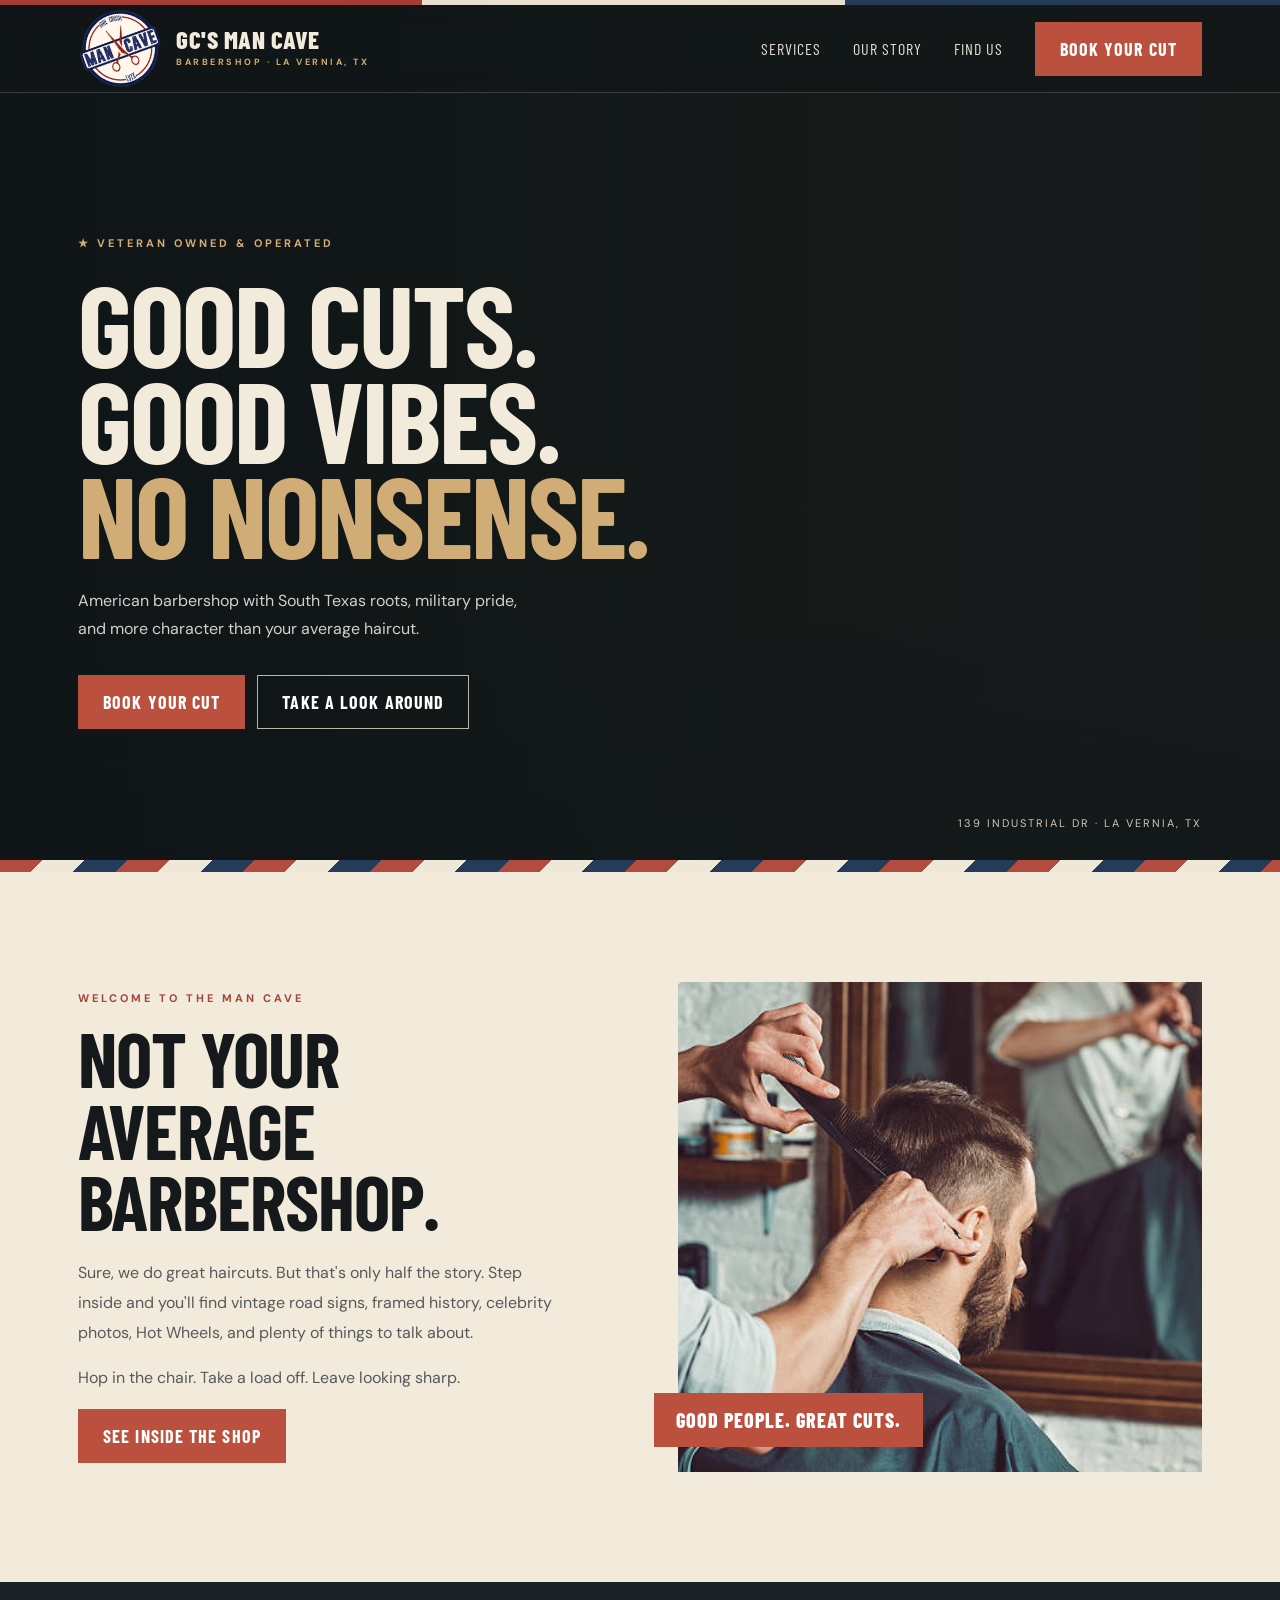
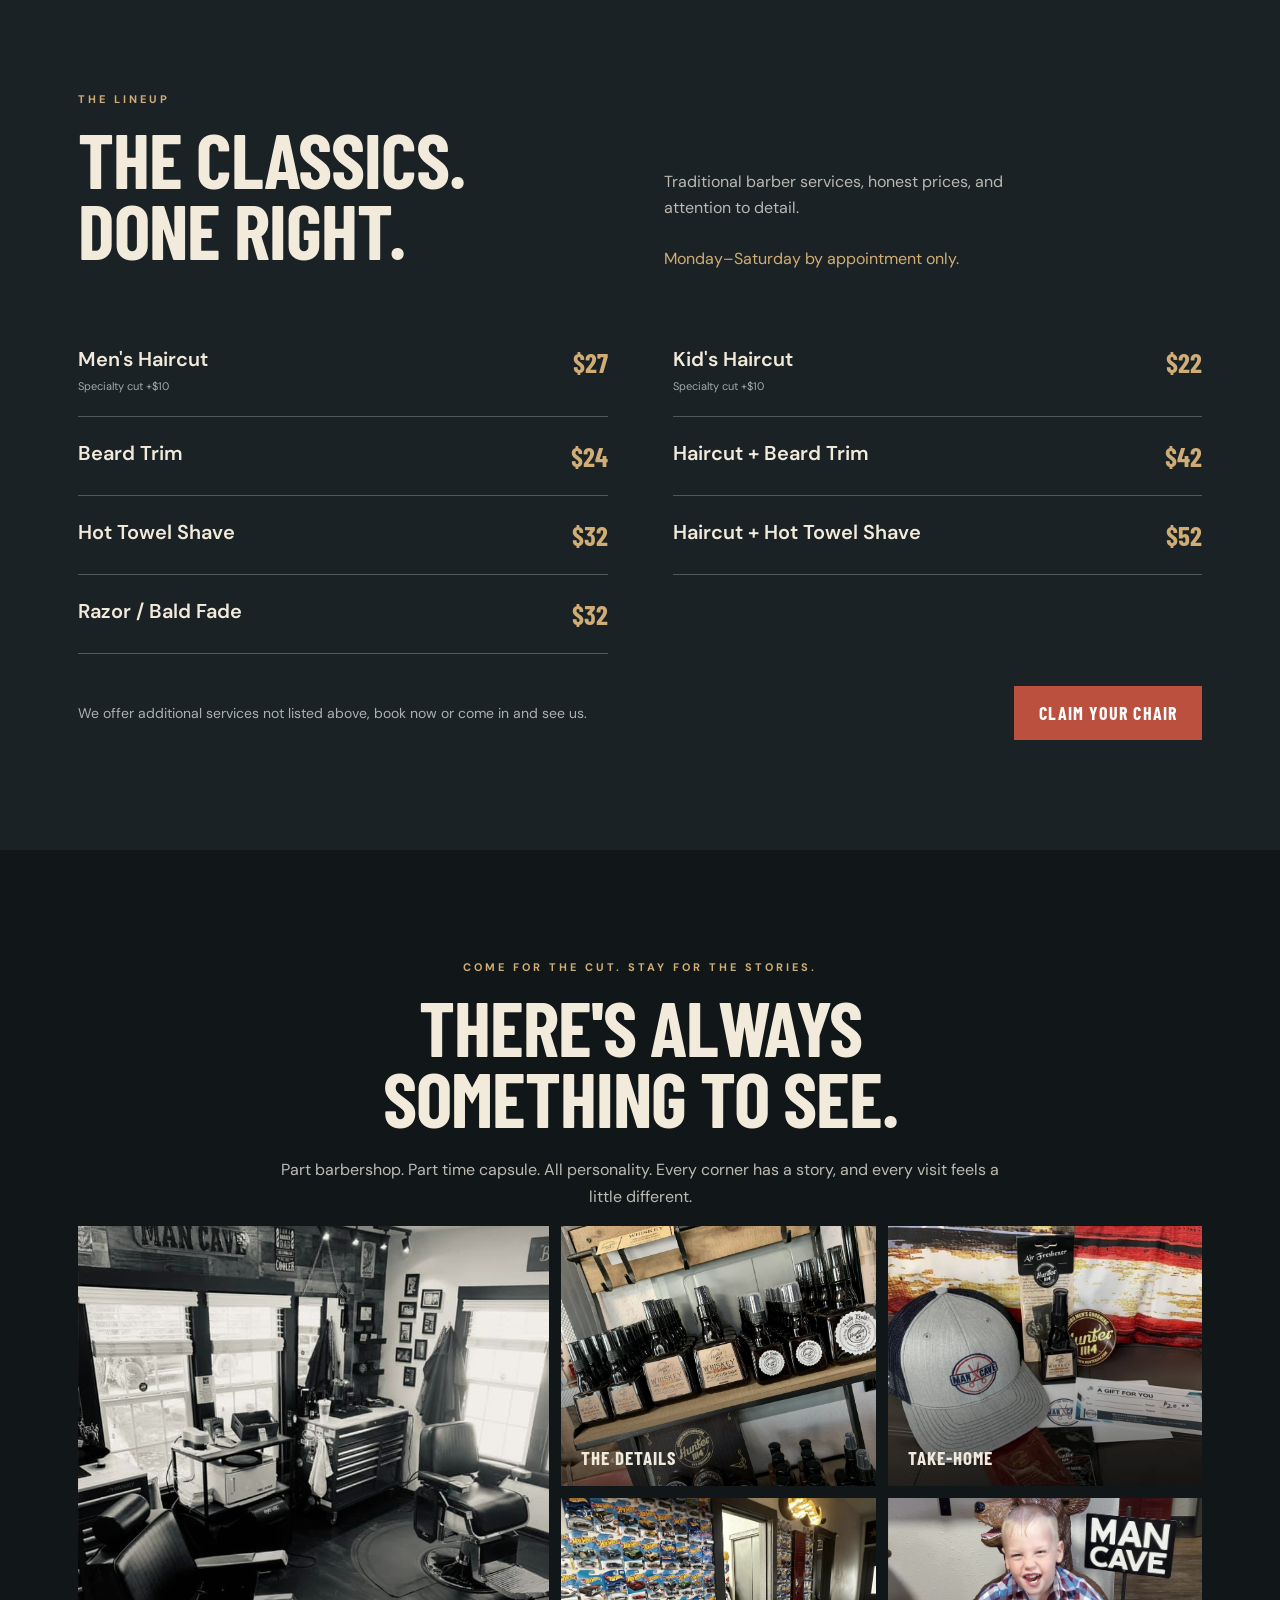
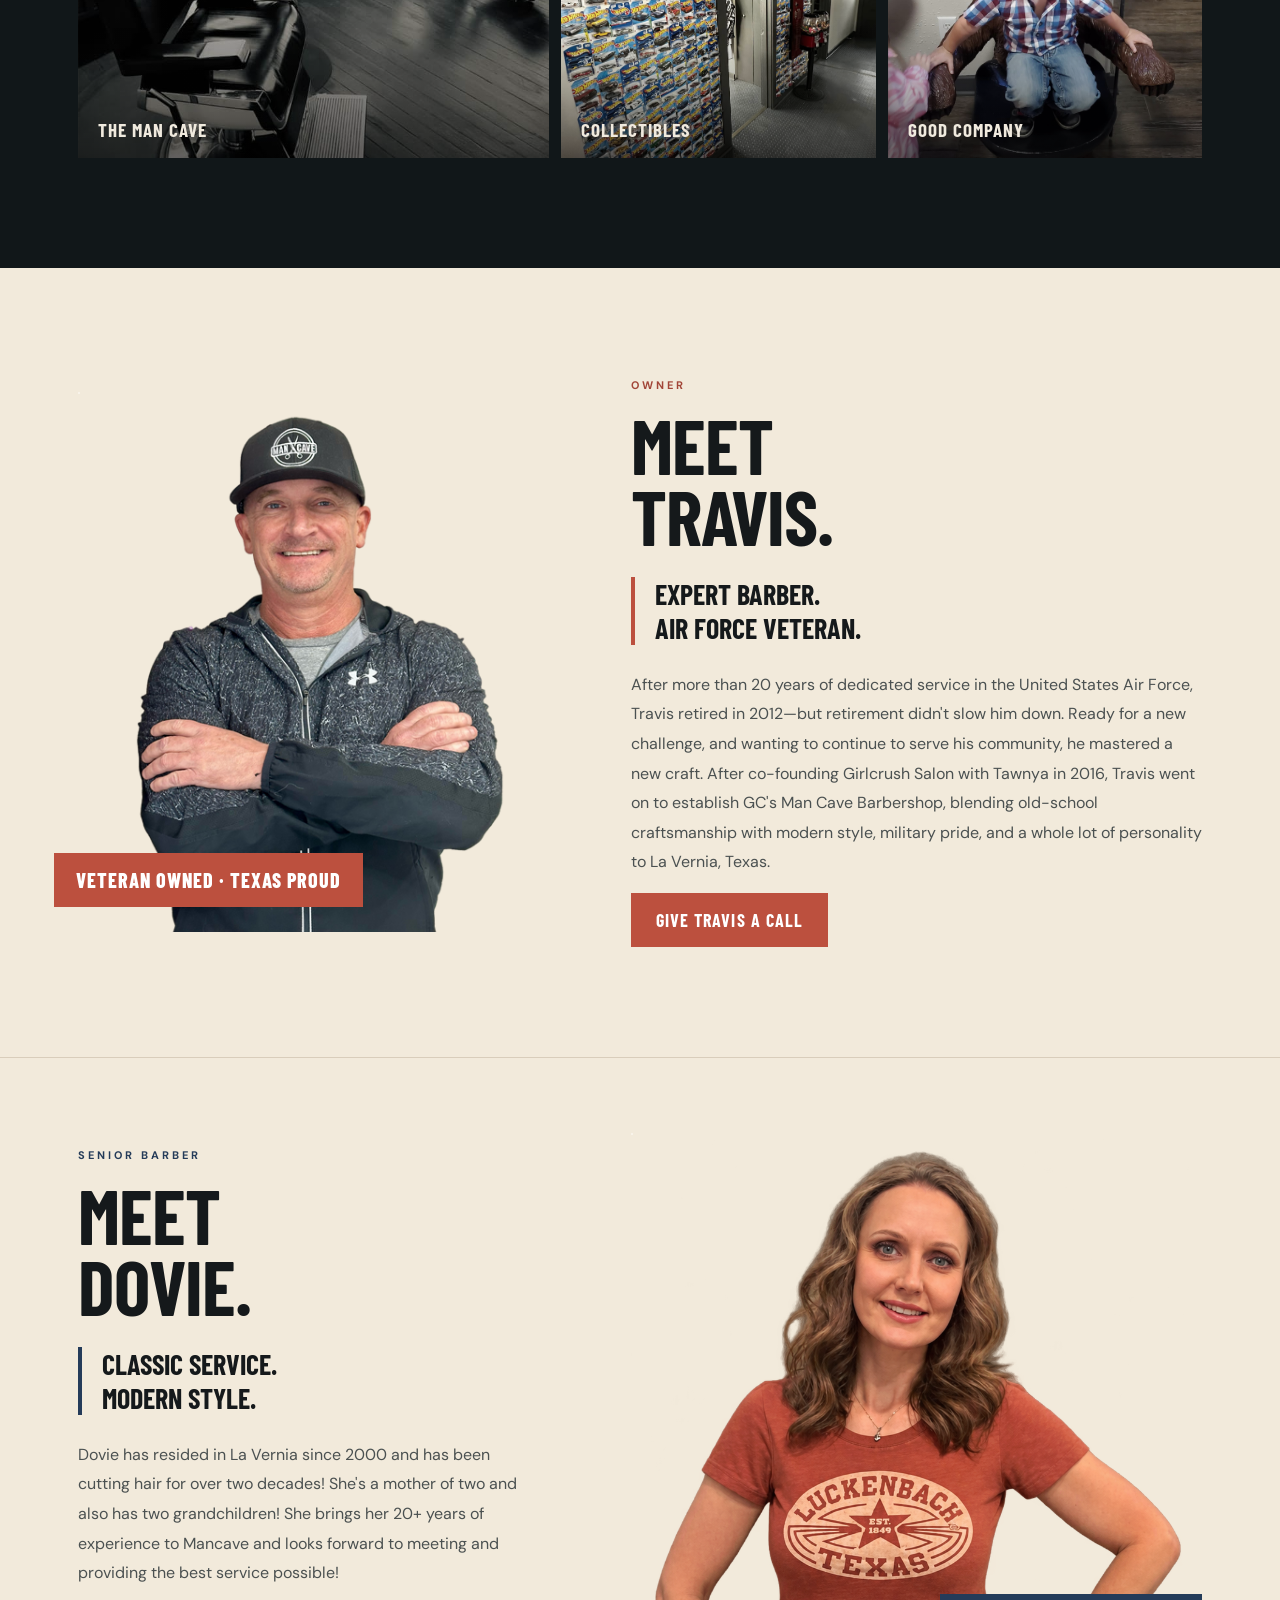
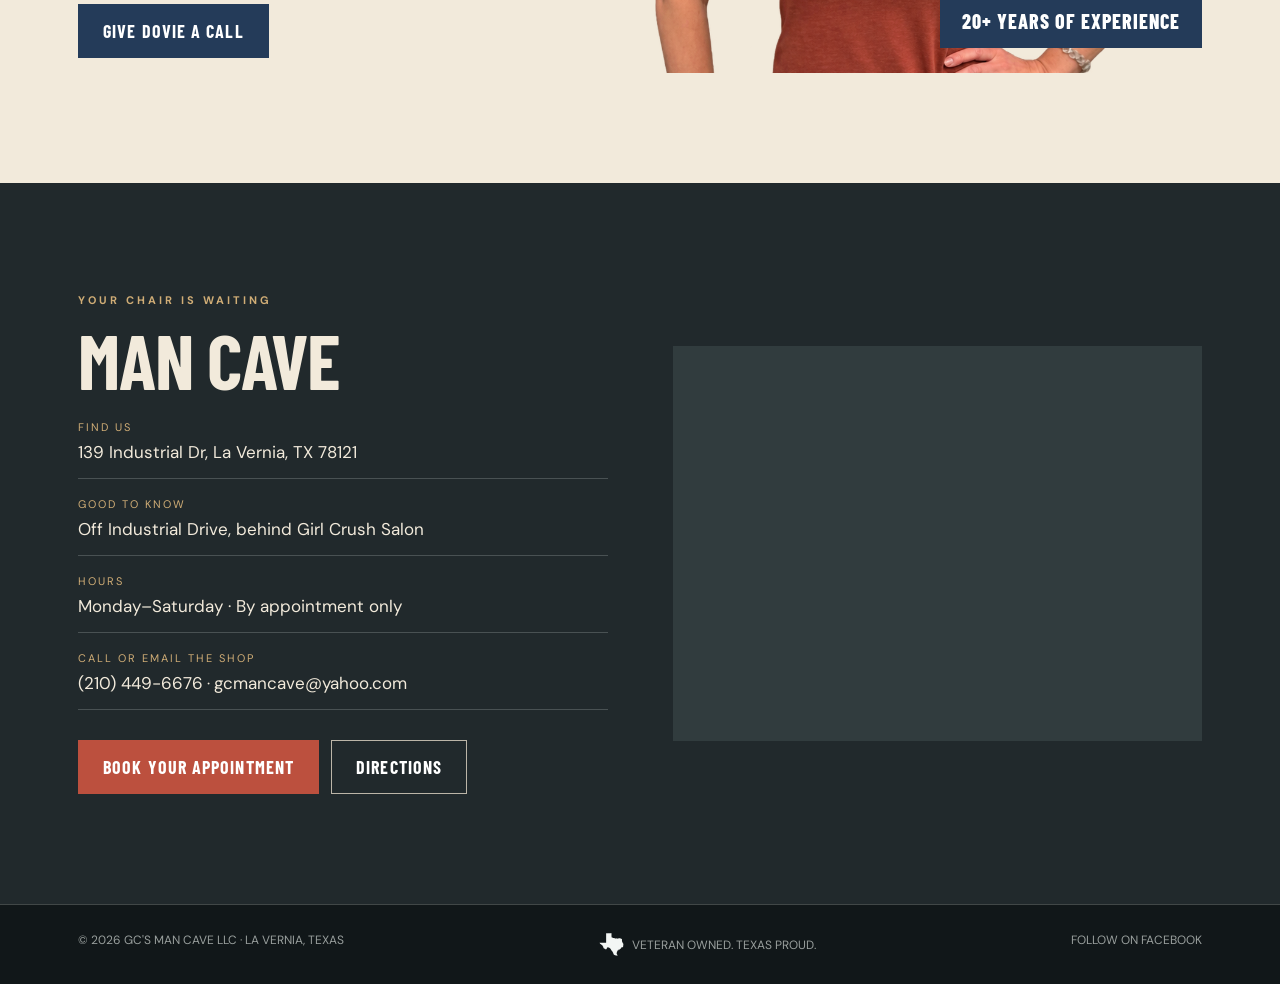
<file: index.html>
<!doctype html>
<html lang="en">

<head>
    <meta charset="utf-8">
    <meta name="viewport" content="width=device-width,initial-scale=1">
    <title>GC's Man Cave — Barbershop | La Vernia, TX</title>
    <meta name="description"
        content="Old-school cuts. One-of-a-kind character. Veteran-owned barbershop in La Vernia, Texas.">
    <link rel="preconnect" href="https://fonts.googleapis.com">
    <link rel="preconnect" href="https://fonts.gstatic.com" crossorigin>
    <link
        href="https://fonts.googleapis.com/css2?family=Barlow+Condensed:wght@500;600;700;800;900&family=DM+Sans:wght@400;500;600;700&display=swap"
        rel="stylesheet">
    <link rel="stylesheet" href="./style.css">
    <style>
        :root {
            --ink: #15191b;
            --coal: #202629;
            --cream: #f2eadb;
            --muted: #c3b7a5;
            --red: #bc503e;
            --gold: #d0ad76;
            --line: #3a4142
        }

        * {
            box-sizing: border-box
        }
    </style>
</head>

<body>
    <div class="topline"></div>
    <header>
        <div class="wrap nav"><a href="#top" class="brand">
                <img class="man-cave-logo" src='./assets/transparent-logo.png' alt='company logo' />
                <div>GC'S MAN CAVE<small>BARBERSHOP · LA VERNIA, TX</small></div>
            </a>
            <div class="navlinks">
                <!-- <a class="navlink" href="#experience">THE SHOP</a> -->
                <a class="navlink" href="#services">SERVICES</a>
                <a class="navlink" href="#about">OUR STORY</a>
                <a class="navlink" href="#contact">FIND US</a>
                <a class="btn" href="https://t-one-interior-design-llc.square.site/" target="_blank" rel="noopener">BOOK
                    YOUR CUT</a>
            </div>
            <button class="menu" aria-label="Toggle menu" aria-expanded="false">☰</button>
        </div>
        <div class="mobile-panel">
            <!-- <a href="#experience">THE SHOP</a> -->
            <a href="#services">SERVICES</a>
            <a href="#about">OUR STORY</a>
            <a href="#contact">FIND US</a>
            <a class="btn" href="https://t-one-interior-design-llc.square.site/" target="_blank" rel="noopener">BOOK
                YOUR CUT</a>
        </div>
    </header>
    <main id="top">
        <section class="hero">
            <div class="hero-content">
                <div class="wrap">
                    <div class="eyebrow">★ VETERAN OWNED & OPERATED</div>
                    <h1>GOOD CUTS.<br>GOOD VIBES.<br><span>NO NONSENSE.</span></h1>
                    <p class="lead">American barbershop with South Texas roots, military pride, and more character
                        than your average haircut.</p>
                    <div class="actions"><a class="btn" href="https://t-one-interior-design-llc.square.site/"
                            target="_blank" rel="noopener">BOOK YOUR CUT</a><a class="btn outline"
                            href="#experience">TAKE A LOOK AROUND</a></div>
                </div>
            </div>
            <div class="hero-bottom">
                <div class="wrap">
                    <!-- <div class="mini"><b>✦</b> 20+ YEARS OF AIR FORCE SERVICE</div> -->
                    <div class="mini"></div>
                    <div class="mini">139 INDUSTRIAL DR · LA VERNIA, TX</div>
                </div>
            </div>
        </section>
        <div class="stripe"></div>
        <section class="intro" id="experience">
            <div class="wrap intro-grid">
                <div>
                    <div class="eyebrow">WELCOME TO THE MAN CAVE</div>
                    <h2>NOT YOUR<br>AVERAGE<br>BARBERSHOP.</h2>
                    <p>Sure, we do great haircuts. But that's only half the story. Step inside and you'll find vintage
                        road signs, framed history, celebrity photos, Hot Wheels, and plenty of things to talk about.
                    </p>
                    <p>Hop in the chair. Take a load off. Leave looking sharp.</p><a class="btn" href="#gallery">SEE
                        INSIDE THE SHOP</a>
                </div>
                <div class="photo intro-photo">
                    <div class="photo-tag">GOOD PEOPLE. GREAT CUTS.</div>
                </div>
            </div>
        </section>
        <section class="services" id="services">
            <div class="wrap">
                <div class="section-head">
                    <div>
                        <div class="eyebrow">THE LINEUP</div>
                        <h2>THE CLASSICS.<br>DONE RIGHT.</h2>
                    </div>
                    <p>Traditional barber services, honest prices, and attention to detail.
                        <br><br>
                        <span class='gold-text'>Monday–Saturday by appointment only.</span>
                    </p>
                    </p>
                </div>
                <div class="service-grid">
                    <div class="service">
                        <div><strong>Men's Haircut</strong><small>Specialty cut +$10</small></div><span>$27</span>
                    </div>
                    <div class="service">
                        <div><strong>Kid's Haircut</strong><small>Specialty cut +$10</small></div><span>$22</span>
                    </div>
                    <div class="service"><strong>Beard Trim</strong><span>$24</span></div>
                    <div class="service"><strong>Haircut + Beard Trim</strong><span>$42</span></div>
                    <div class="service"><strong>Hot Towel Shave</strong><span>$32</span></div>
                    <div class="service"><strong>Haircut + Hot Towel Shave</strong><span>$52</span></div>
                    <!-- <div class="service"><strong>Nose & Ear Wax</strong><span>$12</span></div> -->
                    <div class="service"><strong>Razor / Bald Fade</strong><span>$32</span></div>
                </div>
                <div class="service-footer">
                    <p>We offer additional services not listed above, book now or come in and see us.</p><a class="btn"
                        href="https://t-one-interior-design-llc.square.site/" target="_blank" rel="noopener">CLAIM YOUR
                        CHAIR</a>
                </div>
            </div>
        </section>
        <section class="gallery" id="gallery">
            <div class="wrap">
                <div class="gallery-head">
                    <div class="eyebrow">COME FOR THE CUT. STAY FOR THE STORIES.</div>
                    <h2>THERE'S ALWAYS<br>SOMETHING TO SEE.</h2>
                    <p>Part barbershop. Part time capsule. All personality. Every corner has a story, and every visit
                        feels a little different.</p>
                </div>
                <!-- <div class='pictures'>
                    <img src='./assets/collage.jpg' alt='collage' />
                </div> -->
                <div class="gallery-grid">
                    <div class="gallery-img g1"><span>THE MAN CAVE</span></div>
                    <div class="gallery-img g2"><span>THE DETAILS</span></div>
                    <div class="gallery-img g3"><span>TAKE-HOME</span></div>
                    <div class="gallery-img g5"><span>COLLECTIBLES</span></div>
                    <div class="gallery-img g4"><span>GOOD COMPANY</span></div>
                </div>
                <!-- <div class="hotwheels">
                    <div><strong>GOT HOT WHEELS? BRING 'EM IN.</strong>
                        <p>Trade with us or pick up something for your favorite collector.</p>
                    </div><span class="arrow">↗</span>
                </div> -->
            </div>
        </section>
        <section class="about" id="about">
            <div class="wrap about-grid">
                <div class="photo about-photo">
                    <div class="photo-tag">VETERAN OWNED · TEXAS PROUD</div>
                </div>
                <div class="about-content">
                    <div class="eyebrow">OWNER</div>
                    <h2>MEET<br>TRAVIS.</h2>
                    <div class="about-quote">
                        EXPERT BARBER.<br>AIR FORCE VETERAN.
                    </div>
                    <div class="about-description">
                        <p>
                            After more than 20 years of dedicated service in the
                            United States Air Force, Travis retired in 2012—but
                            retirement didn't slow him down. Ready for a new
                            challenge, and wanting to continue to serve his
                            community, he mastered a new craft. After co-founding
                            Girlcrush Salon with Tawnya in 2016, Travis went on
                            to establish GC's Man Cave Barbershop, blending
                            old-school craftsmanship with modern style, military
                            pride, and a whole lot of personality to La Vernia,
                            Texas.
                        </p>
                        <a class="btn" href="tel:2104496676">
                            GIVE TRAVIS A CALL
                        </a>
                    </div>
                </div>
            </div>
        </section>
        <section class="about second-barber" id="second-barber">
            <div class="wrap about-grid">
                <div class="second-barber-copy">
                    <div class="eyebrow" style="color: #243b59">
                        SENIOR BARBER
                    </div>
                    <h2>MEET<br>DOVIE.</h2>
                    <div class="about-quote" style="border-left: 4px solid #243b59;">
                        CLASSIC SERVICE.<br>MODERN STYLE.
                    </div>
                    <div class="about-description">
                        <p>
                            Dovie has resided in La Vernia since 2000 and has
                            been cutting hair for over two decades! She's a
                            mother of two and also has two grandchildren!
                            She brings her 20+ years of experience to Mancave
                            and looks forward to meeting and providing the
                            best service possible!
                        </p>
                        <a class="btn" href="tel:3618779634" style="background-color:#243b59;border-color:#243b59;">
                            GIVE DOVIE A CALL
                        </a>
                    </div>
                </div>
                <div class="photo about-dovie">
                    <div class="photo-tag">20+ YEARS OF EXPERIENCE</div>
                </div>
            </div>
        </section>
        <section class="contact-section" id="contact">
            <div class="wrap contact-grid">
                <div>
                    <div class="eyebrow">YOUR CHAIR IS WAITING</div>
                    <h2>MAN CAVE</h2>
                    <div class="contact-details">
                        <div><small>FIND US</small><span>139 Industrial Dr, La Vernia, TX 78121</span></div>
                        <div><small>GOOD TO KNOW</small><span>Off Industrial Drive, behind Girl Crush Salon</span></div>
                        <div><small>HOURS</small><span>Monday–Saturday · By appointment only</span></div>
                        <div><small>CALL OR EMAIL THE SHOP</small><a href="tel:2104496676">(210) 449-6676</a> · <a
                                href="mailto:gcmancave@yahoo.com">gcmancave@yahoo.com</a></div>
                    </div>
                    <div class="actions"><a class="btn" href="https://t-one-interior-design-llc.square.site/"
                            target="_blank" rel="noopener">BOOK YOUR APPOINTMENT</a><a class="btn outline"
                            href="https://www.google.com/maps/search/?api=1&query=GC%27s+Man+Cave+Barbershop+La+Vernia+TX"
                            target="_blank" rel="noopener">DIRECTIONS</a></div>
                </div>
                <div class="map"><iframe title="GC's Man Cave Barbershop map" loading="lazy"
                        src="https://www.google.com/maps?q=GC%27s%20Man%20Cave%20Barbershop%20La%20Vernia%20TX&output=embed"></iframe>
                </div>
            </div>
        </section>
    </main>
    <footer>
        <div class="wrap">
            <span>© 2026 GC'S MAN CAVE LLC · LA VERNIA, TEXAS</span>
            <span class='center'><img class='texas-shape' src='./assets/tx.png'>VETERAN OWNED. TEXAS PROUD.</span>
            <a href="https://www.facebook.com/gcmancave" target="_blank" rel="noopener">FOLLOW ON FACEBOOK</a>
        </div>
    </footer>
    <script>const m = document.querySelector('.menu'), p = document.querySelector('.mobile-panel'); m.addEventListener('click', () => { const o = p.classList.toggle('open'); m.setAttribute('aria-expanded', o); m.textContent = o ? '✕' : '☰' }); p.querySelectorAll('a').forEach(a => a.addEventListener('click', () => { p.classList.remove('open'); m.textContent = '☰'; m.setAttribute('aria-expanded', 'false') }));</script>
</body>

</html>
</file>
<file: style.css>
html {
    scroll-behavior: smooth
}

body {
    margin: 0;
    background: var(--ink);
    color: var(--cream);
    font-family: 'DM Sans', sans-serif
}

a {
    color: inherit;
    text-decoration: none
}

button {
    font: inherit;
    cursor: pointer
}

.wrap {
    max-width: 1180px;
    margin: auto;
    padding: 0 28px
}

.man-cave-logo {
    width: 85px;
    height: auto;
    transform: rotate(-20deg);
}

.eyebrow {
    text-transform: uppercase;
    letter-spacing: 3px;
    font-size: 11px;
    font-weight: 700;
    color: var(--gold)
}

h1,
h2,
h3,
.brand,
.navlink,
.btn,
.stat {
    font-family: 'Barlow Condensed', sans-serif;
    text-transform: uppercase
}

h1,
h2,
h3,
p {
    margin-top: 0
}

h1 {
    font-size: clamp(66px, 9vw, 132px);
    line-height: .83;
    letter-spacing: -2px;
    margin: 25px 0
}

h2 {
    font-size: clamp(48px, 6vw, 83px);
    line-height: .93;
    letter-spacing: -1px;
    margin: 17px 0 22px
}

h3 {
    font-size: 30px
}

.lead {
    font-size: 16px;
    line-height: 1.75;
    color: #d6d0c7;
    max-width: 470px
}

.topline {
    height: 5px;
    background: linear-gradient(90deg, #a43e34 0 33%, #e9dfce 33% 66%, #243b59 66%)
}

header {
    height: 88px;
    position: absolute;
    top: 5px;
    left: 0;
    right: 0;
    z-index: 5;
    border-bottom: 1px solid #ffffff2c;
    background: #1117196e;
    backdrop-filter: blur(12px)
}

.nav {
    display: flex;
    align-items: center;
    justify-content: space-between;
    height: 100%;
    gap: 24px
}

.brand {
    display: flex;
    align-items: center;
    gap: 13px;
    font-size: 25px;
    font-weight: 800;
    line-height: .83;
    letter-spacing: .5px
}

.brand small {
    display: block;
    font: 700 9px 'DM Sans';
    letter-spacing: 2.5px;
    color: var(--gold);
    margin-top: 7px
}

.navlinks {
    display: flex;
    align-items: center;
    gap: 32px
}

.navlink {
    font-size: 16px;
    letter-spacing: 1px;
    color: #e8e2d8
}

.navlink:hover {
    color: var(--gold)
}

.btn {
    display: inline-flex;
    align-items: center;
    justify-content: center;
    gap: 12px;
    background: var(--red);
    color: #fff;
    border: 1px solid var(--red);
    padding: 15px 24px;
    font-size: 18px;
    font-weight: 700;
    letter-spacing: 1.1px;
    transition: .2s
}

.btn:hover {
    background: #9d392e;
    transform: translateY(-2px)
}

.btn.outline {
    background: transparent;
    border-color: #bcb5a8
}

.btn.outline:hover {
    background: #ffffff18
}

.menu {
    display: none;
    background: transparent;
    color: white;
    border: none;
    padding: 9px 12px;
    font-size: 28px;
}

.hero {
    min-height: 760px;
    height: 95vh;
    max-height: 940px;
    position: relative;
    display: flex;
    align-items: center;
    background: #191b1a;
    overflow: hidden
}

.hero:before {
    content: "";
    position: absolute;
    inset: 0;
    background: linear-gradient(90deg, #101617 0%, #101617ed 25%, #10161770 58%, #10161736 100%), linear-gradient(0deg, #15191b 0%, transparent 28%), url('https://images.unsplash.com/photo-1503951914875-452162b0f3f1?auto=format&fit=crop&w=2000&q=85') center 38%/cover
}

.hero-content {
    position: relative;
    z-index: 1;
    padding-top: 100px;
    width: 100%
}

.hero h1 span {
    color: var(--gold)
}

.hero .lead {
    margin: 24px 0 32px
}

.actions {
    display: flex;
    gap: 12px;
    flex-wrap: wrap
}

.hero-bottom {
    position: absolute;
    bottom: 30px;
    left: 0;
    right: 0;
    z-index: 1
}

.hero-bottom .wrap {
    display: flex;
    justify-content: space-between;
    gap: 20px;
    align-items: center
}

.mini {
    font-size: 11px;
    text-transform: uppercase;
    letter-spacing: 2px;
    color: #d1c6b7
}

.mini b {
    color: var(--gold)
}

.stripe {
    height: 12px;
    background: repeating-linear-gradient(135deg, #b34b3e 0 30px, #efe7d7 30px 60px, #243b59 60px 90px)
}

section {
    padding: 110px 0
}

.intro {
    background: var(--cream);
    color: var(--ink)
}

.intro-grid {
    display: grid;
    grid-template-columns: 1fr 1fr;
    gap: 75px;
    align-items: center
}

.intro .eyebrow {
    color: #a24638
}

.intro p {
    line-height: 1.85;
    color: #555b5b;
    max-width: 490px
}

.photo {
    position: relative;
    min-height: 490px;
    background-size: cover;
    background-position: center
}

.photo:after {
    content: "";
    position: absolute;
    /* inset: 14px; */
    border: 1px solid #ffffff65;
    pointer-events: none
}

.intro-photo {
    background-image: url('./assets/4.jpg')
}

.photo-tag {
    position: absolute;
    z-index: 1;
    bottom: 25px;
    left: -24px;
    background: var(--red);
    color: white;
    padding: 15px 22px;
    font: 800 20px 'Barlow Condensed';
    letter-spacing: 1px;
    text-transform: uppercase
}

.about-dovie .photo-tag {
    right: 0;
    left: auto;
    background-color: #243b59;
    border-color: #243b59;
}

.services {
    background: #1b2225
}

.section-head {
    display: flex;
    justify-content: space-between;
    align-items: end;
    gap: 30px;
    margin-bottom: 35px
}

.section-head p {
    color: #b9b8b3;
    max-width: 340px;
    line-height: 1.6
}

.service-grid {
    display: grid;
    grid-template-columns: 1fr 1fr;
    gap: 0 65px
}

.service {
    display: flex;
    justify-content: space-between;
    gap: 20px;
    padding: 23px 0;
    border-bottom: 1px solid #51595a
}

.service strong {
    font-size: 20px;
    font-weight: 600
}

.service span {
    font: 700 27px 'Barlow Condensed';
    color: var(--gold)
}

.gold-text {
    color: var(--gold)
}

.service small {
    display: block;
    font-size: 11px;
    color: #9eaaa9;
    margin-top: 7px
}

.pictures {
    width: 100%;
    height: 600px;
    display: flex;
    flex-direction: column;
    justify-content: center;
    align-items: center;
    padding: 25px 0;
}

.pictures img {
    opacity: 0.9;
    height: 100%;
}

.service-footer {
    margin-top: 32px;
    display: flex;
    justify-content: space-between;
    align-items: center;
    gap: 25px
}

.service-footer p {
    color: #aab1b0;
    font-size: 14px;
    margin: 0
}

.gallery {
    background: #111719
}

.gallery-head {
    text-align: center;
    max-width: 740px;
    margin: 0 auto 0;
}

.gallery-head p {
    color: #bcbab3;
    line-height: 1.7
}

.gallery-grid {
    display: grid;
    grid-template-columns: 1.2fr .8fr .8fr;
    grid-template-rows: 260px 260px;
    gap: 12px
}

.gallery-img {
    background-size: cover;
    background-position: center;
    position: relative;
    overflow: hidden;
    filter: saturate(.78)
}

.gallery-img:after {
    content: "";
    position: absolute;
    inset: 0;
    background: linear-gradient(0deg, #0009, transparent 55%)
}

.gallery-img span {
    position: absolute;
    z-index: 1;
    bottom: 17px;
    left: 20px;
    font: 700 19px 'Barlow Condensed';
    letter-spacing: 1px;
    text-transform: uppercase
}

.gallery-img:first-child {
    grid-row: span 2
}

.g1 {
    background-image: url('./assets/old-loc.jpg')
}

.g2 {
    background-image: url('./assets/whiskey.jpg')
}

.g3 {
    background-image: url('./assets/prod.jpg')
}

.g4 {
    background-image: url('./assets/kid-roar.jpg')
}

.g5 {
    background-image: url('./assets/cars.jpg')
}

.hotwheels {
    margin-top: 18px;
    border: 1px solid #4b4d4a;
    display: flex;
    justify-content: space-between;
    align-items: center;
    gap: 15px;
    padding: 23px 27px
}

.center {
    display: flex;
    align-items: center;
    justify-content: space-between;
}

.texas-shape {
    width: 25px;
    height: auto;
    margin-right: 7.5px;
}

.hotwheels strong {
    font: 800 27px 'Barlow Condensed';
    text-transform: uppercase
}

.hotwheels p {
    color: #b9b5ad;
    margin: 4px 0 0;
    font-size: 13px
}

.hotwheels .arrow {
    font-size: 30px;
    color: var(--gold)
}

.about {
    background: var(--cream);
    color: var(--ink)
}

.about-grid {
    display: grid;
    grid-template-columns: .9fr 1.1fr;
    align-items: center;
    gap: 85px
}

.about-photo {
    background-image: url('./assets/travis-pic.png');
    min-height: 540px
}

.about-dovie {
    background-image: url('./assets/dovie.png');
    min-height: 540px
}

.about .eyebrow {
    color: #a24638
}

.about p {
    color: #4b5151;
    line-height: 1.85
}

.about-quote {
    font: 700 28px 'Barlow Condensed';
    text-transform: uppercase;
    border-left: 4px solid var(--red);
    padding-left: 20px;
    margin: 25px 0
}

.contact-section {
    background: #21292c
}

.contact-grid {
    display: grid;
    grid-template-columns: 1fr 1fr;
    gap: 65px;
    align-items: center
}

.contact-details {
    margin: 25px 0 30px;
    display: grid;
    gap: 18px
}

.contact-details div {
    border-bottom: 1px solid #495153;
    padding-bottom: 15px
}

.contact-details small {
    display: block;
    color: var(--gold);
    font-size: 11px;
    text-transform: uppercase;
    letter-spacing: 2px;
    margin-bottom: 7px
}

.contact-details a,
.contact-details span {
    font-size: 17px
}

.map {
    min-height: 390px;
    background: #313c3e;
    overflow: hidden
}

.map iframe {
    width: 100%;
    height: 390px;
    border: 0;
    filter: grayscale(.3)
}

footer {
    background: #111719;
    border-top: 1px solid #414747;
    padding: 27px 0;
    color: #999f9d;
    font-size: 12px
}

footer .wrap {
    display: flex;
    justify-content: space-between;
    gap: 15px;
    flex-wrap: wrap
}

.mobile-panel {
    display: none
}

@media(max-width:850px) {
    .navlinks {
        display: none
    }

    #about .about-grid {
    display: flex;
    flex-direction: column;
    align-items: stretch;
    text-align: left;
    gap: 0;
}

    #about .eyebrow {
    margin-bottom: 10px;
}

#about h2 {
    margin: 0 0 25px;
}

#about .about-quote {
    margin: 0 0 20px;
}

    #about .about-content {
        display: contents;
    }

    #about .eyebrow {
        order: 1;
    }

    #about h2 {
        order: 2;
    }

    #about .about-quote {
        order: 3;
    }

    #about .about-photo {
        order: 4;
        width: 100%;
        min-height: 420px;
        margin: 15px 0 40px;
    }

    #about .about-description {
        order: 5;
    }

    .menu {
        display: block
    }

    .mobile-panel.open {
        display: flex;
        position: absolute;
        top: 88px;
        left: 0;
        right: 0;
        background: #171d1f;
        flex-direction: column;
        padding: 22px 28px;
        gap: 20px;
        border-bottom: 1px solid #51585a
    }

    .hero {
        min-height: 700px
    }

    .hero:before {
        background: linear-gradient(90deg, #101617ed, #10161780), linear-gradient(0deg, #15191b, transparent 35%), url('https://images.unsplash.com/photo-1503951914875-452162b0f3f1?auto=format&fit=crop&w=1200&q=85') center/cover
    }

    .intro-grid,
    .about-grid,
    .contact-grid {
        grid-template-columns: 1fr;
        gap: 45px
    }

    .about-photo {
        order: 2
    }

    .gallery-grid {
        grid-template-columns: 1fr 1fr;
        grid-template-rows: 240px 200px 200px
    }

    .gallery-img:first-child {
        grid-column: span 2;
        grid-row: span 1
    }

    .section-head {
        align-items: start;
        flex-direction: column
    }

    .service-grid {
        gap: 0 25px
    }

    #second-barber .about-grid {
    display: flex;
    flex-direction: column;
    align-items: stretch;
    text-align: left;
    gap: 0;
}

#second-barber .second-barber-copy {
    display: contents;
}

#second-barber .eyebrow {
    order: 1;
    margin-bottom: 10px;
    text-align: left;
}

#second-barber h2 {
    order: 2;
    margin: 0 0 25px;
    text-align: left;
}

#second-barber .about-quote {
    order: 3;
    margin: 0 0 20px;
    text-align: left;
}

#second-barber .about-dovie {
    order: 4;
    width: 100%;
    min-height: 420px;
    margin: 15px 0 40px;
}

#second-barber .about-description {
    order: 5;
}
}

@media(max-width:580px) {
    .wrap {
        padding: 0 20px
    }

    header {
        height: 75px
    }

    .brand {
        font-size: 20px
    }

    .seal {
        width: 47px;
        height: 47px
    }

    .mobile-panel.open {
        top: 75px
    }

    .hero {
        height: 750px;
        min-height: 680px
    }

    .hero-content {
        padding-top: 80px
    }

    h1 {
        font-size: 70px
    }

    section {
        padding: 75px 0
    }

    .service-grid {
        grid-template-columns: 1fr
    }

    .service-footer {
        align-items: start;
        flex-direction: column
    }

    .photo {
        min-height: 350px
    }

    .about-photo {
        min-height: 420px
    }

    .photo-tag {
        left: 0
    }

    .gallery-grid {
        grid-template-rows: 230px 160px 160px;
        gap: 8px
    }

    .gallery-img span {
        font-size: 16px
    }

    .hotwheels {
        padding: 18px
    }

    .hotwheels strong {
        font-size: 23px
    }

    .hero-bottom .wrap {
        align-items: start;
        flex-direction: column;
        gap: 7px
    }

    .btn {
        padding: 13px 17px;
        font-size: 16px
    }

    .section-head {
        margin-bottom: 0px
    }
}

/* Second barber profile */
.barber-divider {
    text-align: center;
    padding-top: 60px;
    color: #a24638;
    font: 700 15px 'Barlow Condensed', sans-serif;
    letter-spacing: 4px;
}

.second-barber {
    padding-top: 75px;
    border-top: 1px solid #d9cdbb;
}

.second-barber-grid {
    grid-template-columns: 1.1fr .9fr;
}

.second-barber-photo {
    background: linear-gradient(145deg, #343d40, #161c1e);
    display: flex;
    align-items: center;
    justify-content: center;
}

.second-barber-photo::before {
    content: 'PICTURE COMING SOON';
    color: #d0ad76;
    font: 700 28px 'Barlow Condensed', sans-serif;
    letter-spacing: 3px;
}

@media(max-width:850px) {
    .second-barber-grid {
        grid-template-columns: 1fr;
    }

    .second-barber-photo {
        order: 0;
    }
}
</file>
